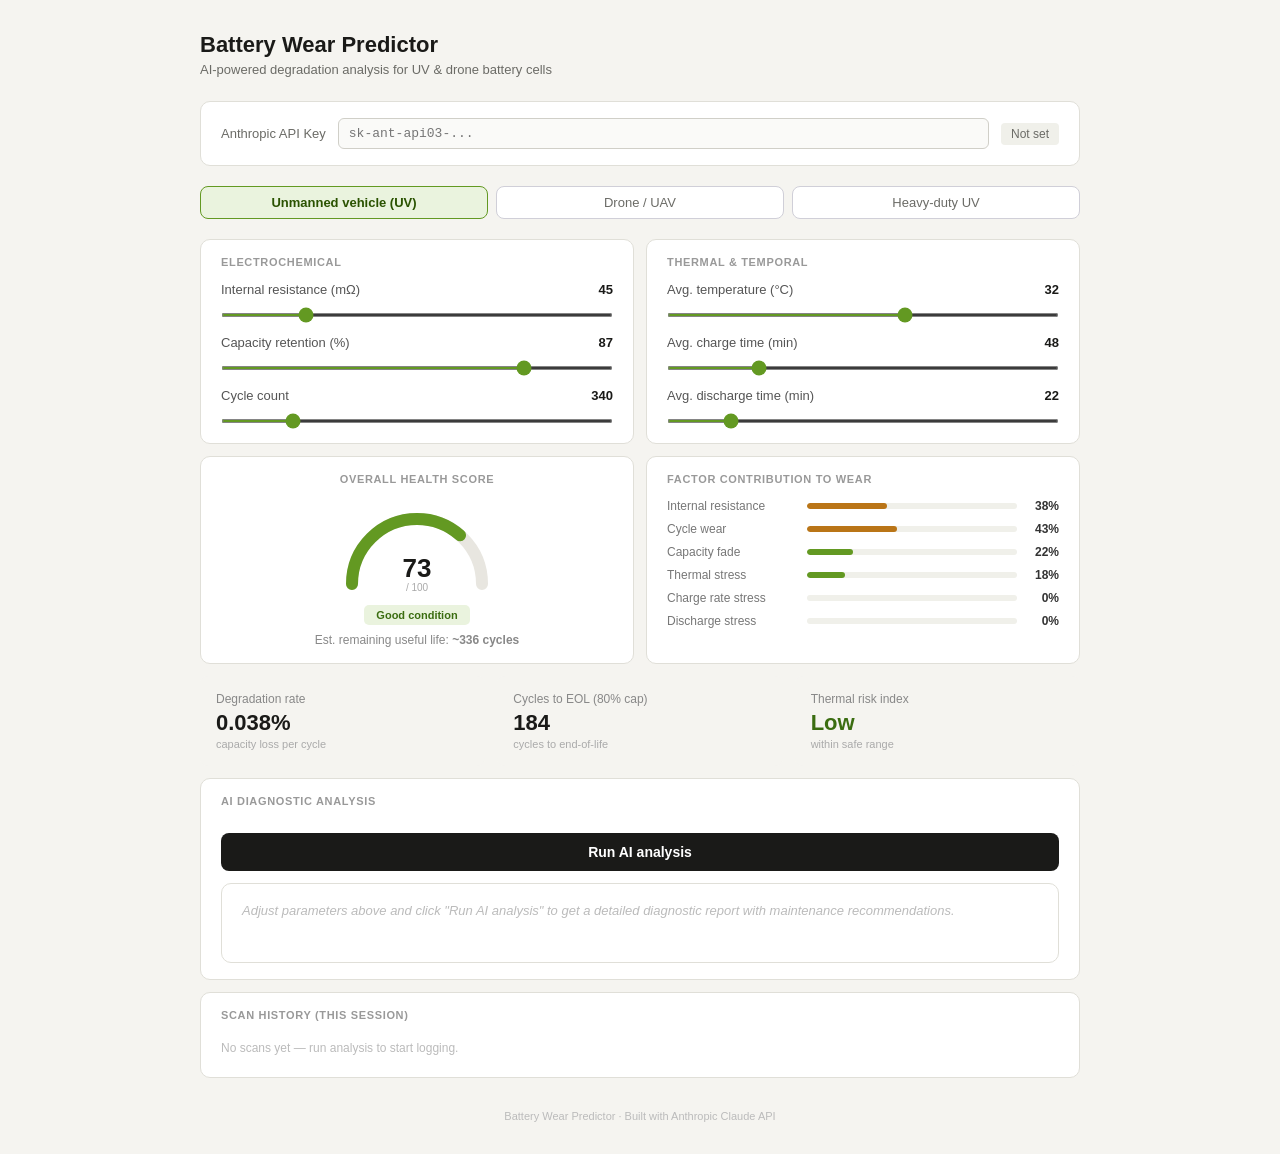
<file: battery-predictor.html>
<!DOCTYPE html>
<html lang="en">
<head>
<meta charset="UTF-8">
<meta name="viewport" content="width=device-width, initial-scale=1.0">
<title>Battery Wear Predictor — UV & Drones</title>
<style>
  *, *::before, *::after { box-sizing: border-box; margin: 0; padding: 0; }
  body { font-family: -apple-system, BlinkMacSystemFont, 'Segoe UI', sans-serif; background: #f5f4f0; color: #1a1a18; min-height: 100vh; padding: 2rem 1rem; }
  .container { max-width: 880px; margin: 0 auto; }
  h1 { font-size: 22px; font-weight: 600; margin-bottom: 4px; }
  .subtitle { font-size: 13px; color: #6b6b66; margin-bottom: 1.5rem; }

  /* API key banner */
  .api-banner { background: #fff; border: 1px solid #e0dfd8; border-radius: 10px; padding: 1rem 1.25rem; margin-bottom: 1.25rem; display: flex; gap: 12px; align-items: center; flex-wrap: wrap; }
  .api-banner label { font-size: 13px; color: #6b6b66; white-space: nowrap; }
  .api-banner input { flex: 1; min-width: 220px; padding: 7px 10px; border: 1px solid #d0cfc8; border-radius: 6px; font-size: 13px; font-family: monospace; background: #fafaf8; }
  .api-banner input:focus { outline: none; border-color: #888; }
  .api-status { font-size: 12px; padding: 4px 10px; border-radius: 4px; background: #f0f0ea; color: #6b6b66; white-space: nowrap; }
  .api-status.ok { background: #eaf3de; color: #3b6d11; }

  .vehicle-toggle { display: flex; gap: 8px; margin-bottom: 1.25rem; }
  .vtab { flex: 1; padding: 8px; border: 1px solid #d0cfd8; border-radius: 8px; font-size: 13px; cursor: pointer; background: #fff; color: #6b6b66; text-align: center; transition: all 0.15s; }
  .vtab.active { background: #eaf3de; border-color: #639922; color: #2a5200; font-weight: 600; }

  .grid2 { display: grid; grid-template-columns: 1fr 1fr; gap: 12px; margin-bottom: 12px; }
  .grid3 { display: grid; grid-template-columns: 1fr 1fr 1fr; gap: 12px; margin-bottom: 12px; }
  @media(max-width:600px){ .grid2,.grid3{ grid-template-columns:1fr; } }

  .card { background: #fff; border: 1px solid #e0dfd8; border-radius: 10px; padding: 1rem 1.25rem; }
  .section-label { font-size: 11px; font-weight: 600; color: #999; text-transform: uppercase; letter-spacing: 0.06em; margin-bottom: 14px; }

  .field { margin-bottom: 14px; }
  .field:last-child { margin-bottom: 0; }
  .field label { display: flex; justify-content: space-between; font-size: 13px; color: #555; margin-bottom: 6px; }
  .field label span { font-weight: 600; color: #1a1a18; }
  input[type=range] { width: 100%; accent-color: #639922; height: 4px; cursor: pointer; }

  .metric-card { background: #f5f4f0; border-radius: 8px; padding: 1rem; }
  .metric-label { font-size: 12px; color: #888; margin-bottom: 4px; }
  .metric-value { font-size: 22px; font-weight: 600; color: #1a1a18; }
  .metric-sub { font-size: 11px; color: #aaa; margin-top: 2px; }

  .gauge-card { display: flex; flex-direction: column; align-items: center; justify-content: center; }
  .badge { display: inline-block; font-size: 11px; font-weight: 600; padding: 4px 12px; border-radius: 5px; margin-top: 6px; }
  .badge-good { background: #eaf3de; color: #3b6d11; }
  .badge-warn { background: #faeeda; color: #854f0b; }
  .badge-danger { background: #fcebeb; color: #a32d2d; }

  .bar-row { display: flex; align-items: center; gap: 10px; margin-bottom: 9px; font-size: 12px; color: #777; }
  .bar-label { min-width: 130px; font-size: 12px; }
  .bar-track { flex: 1; height: 6px; background: #f0f0ea; border-radius: 3px; overflow: hidden; }
  .bar-fill { height: 100%; border-radius: 3px; transition: width 0.35s ease, background 0.35s ease; }
  .bar-pct { min-width: 32px; text-align: right; font-size: 12px; color: #333; font-weight: 600; }

  .predict-btn { width: 100%; padding: 11px; background: #1a1a18; border: none; border-radius: 8px; font-size: 14px; font-weight: 600; color: #fff; cursor: pointer; margin-top: 12px; transition: background 0.15s; }
  .predict-btn:hover { background: #333; }
  .predict-btn:disabled { background: #bbb; cursor: not-allowed; }

  .ai-box { border: 1px solid #e0dfd8; border-radius: 10px; padding: 1rem 1.25rem; margin-top: 12px; min-height: 80px; }
  .ai-box p { font-size: 13px; color: #555; line-height: 1.65; }

  .dot { display: inline-block; width: 6px; height: 6px; border-radius: 50%; background: #bbb; animation: pulse 1.2s ease-in-out infinite; margin: 0 2px; }
  .dot:nth-child(2) { animation-delay: 0.2s; }
  .dot:nth-child(3) { animation-delay: 0.4s; }
  @keyframes pulse { 0%,100%{opacity:0.3} 50%{opacity:1} }

  .rec-item { display: flex; gap: 8px; align-items: flex-start; font-size: 13px; color: #444; margin-bottom: 8px; line-height: 1.55; }
  .rec-dot { width: 6px; height: 6px; border-radius: 50%; margin-top: 5px; flex-shrink: 0; }

  .history-row { display: flex; gap: 10px; align-items: center; padding: 7px 0; border-bottom: 1px solid #f0f0ea; font-size: 12px; color: #888; }
  .history-row:last-child { border-bottom: none; }
  .h-badge { font-size: 10px; padding: 2px 8px; border-radius: 4px; font-weight: 600; margin-left: auto; }

  .footer { text-align: center; font-size: 11px; color: #bbb; margin-top: 2rem; }
</style>
</head>
<body>
<div class="container">
  <h1>Battery Wear Predictor</h1>
  <p class="subtitle">AI-powered degradation analysis for UV & drone battery cells</p>

  <!-- API KEY INPUT -->
  <div class="api-banner">
    <label>Anthropic API Key</label>
    <input type="password" id="api-key" placeholder="sk-ant-api03-..." oninput="checkKey()">
    <span class="api-status" id="api-status">Not set</span>
  </div>

  <!-- VEHICLE TYPE -->
  <div class="vehicle-toggle">
    <div class="vtab active" onclick="setVehicle('uv',this)">Unmanned vehicle (UV)</div>
    <div class="vtab" onclick="setVehicle('drone',this)">Drone / UAV</div>
    <div class="vtab" onclick="setVehicle('heavy',this)">Heavy-duty UV</div>
  </div>

  <!-- PARAMETER INPUTS -->
  <div class="grid2">
    <div class="card">
      <div class="section-label">Electrochemical</div>
      <div class="field">
        <label>Internal resistance (mΩ) <span id="ir-val">45</span></label>
        <input type="range" min="5" max="200" value="45" step="1" oninput="update('ir',this.value)">
      </div>
      <div class="field">
        <label>Capacity retention (%) <span id="cap-val">87</span></label>
        <input type="range" min="40" max="100" value="87" step="1" oninput="update('cap',this.value)">
      </div>
      <div class="field">
        <label>Cycle count <span id="cyc-val">340</span></label>
        <input type="range" min="0" max="2000" value="340" step="10" oninput="update('cyc',this.value)">
      </div>
    </div>
    <div class="card">
      <div class="section-label">Thermal & temporal</div>
      <div class="field">
        <label>Avg. temperature (°C) <span id="temp-val">32</span></label>
        <input type="range" min="-20" max="65" value="32" step="1" oninput="update('temp',this.value)">
      </div>
      <div class="field">
        <label>Avg. charge time (min) <span id="ct-val">48</span></label>
        <input type="range" min="10" max="180" value="48" step="1" oninput="update('ct',this.value)">
      </div>
      <div class="field">
        <label>Avg. discharge time (min) <span id="dt-val">22</span></label>
        <input type="range" min="5" max="120" value="22" step="1" oninput="update('dt',this.value)">
      </div>
    </div>
  </div>

  <!-- HEALTH + FACTORS -->
  <div class="grid2">
    <div class="card gauge-card">
      <div class="section-label">Overall health score</div>
      <svg width="160" height="100" viewBox="0 0 160 100">
        <path d="M 15 85 A 65 65 0 0 1 145 85" fill="none" stroke="#e8e6e0" stroke-width="12" stroke-linecap="round"/>
        <path id="arc-fill" d="M 15 85 A 65 65 0 0 1 145 85" fill="none" stroke="#639922" stroke-width="12" stroke-linecap="round" stroke-dasharray="204" stroke-dashoffset="51"/>
        <text id="score-text" x="80" y="78" text-anchor="middle" font-size="26" font-weight="600" fill="#1a1a18">75</text>
        <text x="80" y="92" text-anchor="middle" font-size="10" fill="#aaa">/ 100</text>
      </svg>
      <div id="health-badge" class="badge badge-good">Good condition</div>
      <div id="rul-text" style="font-size:12px;color:#888;margin-top:8px;">Est. remaining useful life: <strong>~410 cycles</strong></div>
    </div>
    <div class="card">
      <div class="section-label">Factor contribution to wear</div>
      <div id="bar-wrap">
        <div class="bar-row"><span class="bar-label">Internal resistance</span><div class="bar-track"><div class="bar-fill" id="b-ir" style="width:28%;background:#639922"></div></div><span class="bar-pct" id="bp-ir">28%</span></div>
        <div class="bar-row"><span class="bar-label">Cycle wear</span><div class="bar-track"><div class="bar-fill" id="b-cyc" style="width:17%;background:#639922"></div></div><span class="bar-pct" id="bp-cyc">17%</span></div>
        <div class="bar-row"><span class="bar-label">Capacity fade</span><div class="bar-track"><div class="bar-fill" id="b-cap" style="width:13%;background:#639922"></div></div><span class="bar-pct" id="bp-cap">13%</span></div>
        <div class="bar-row"><span class="bar-label">Thermal stress</span><div class="bar-track"><div class="bar-fill" id="b-temp" style="width:10%;background:#639922"></div></div><span class="bar-pct" id="bp-temp">10%</span></div>
        <div class="bar-row"><span class="bar-label">Charge rate stress</span><div class="bar-track"><div class="bar-fill" id="b-ct" style="width:8%;background:#639922"></div></div><span class="bar-pct" id="bp-ct">8%</span></div>
        <div class="bar-row"><span class="bar-label">Discharge stress</span><div class="bar-track"><div class="bar-fill" id="b-dt" style="width:10%;background:#639922"></div></div><span class="bar-pct" id="bp-dt">10%</span></div>
      </div>
    </div>
  </div>

  <!-- METRIC CARDS -->
  <div class="grid3">
    <div class="metric-card">
      <div class="metric-label">Degradation rate</div>
      <div class="metric-value" id="deg-rate">0.041%</div>
      <div class="metric-sub">capacity loss per cycle</div>
    </div>
    <div class="metric-card">
      <div class="metric-label">Cycles to EOL (80% cap)</div>
      <div class="metric-value" id="eol-cyc">750</div>
      <div class="metric-sub">cycles to end-of-life</div>
    </div>
    <div class="metric-card">
      <div class="metric-label">Thermal risk index</div>
      <div class="metric-value" id="thermal-risk" style="color:#3b6d11">Low</div>
      <div class="metric-sub" id="thermal-sub">within safe range</div>
    </div>
  </div>

  <!-- AI ANALYSIS -->
  <div class="card">
    <div class="section-label">AI diagnostic analysis</div>
    <button class="predict-btn" id="ai-btn" onclick="runAI()">Run AI analysis</button>
    <div class="ai-box" id="ai-box">
      <p style="color:#bbb; font-style:italic;">Adjust parameters above and click "Run AI analysis" to get a detailed diagnostic report with maintenance recommendations.</p>
    </div>
  </div>

  <!-- HISTORY -->
  <div class="card" style="margin-top:12px;">
    <div class="section-label">Scan history (this session)</div>
    <div id="history-list" style="color:#bbb; font-size:12px; padding:6px 0;">No scans yet — run analysis to start logging.</div>
  </div>

  <div class="footer">Battery Wear Predictor · Built with Anthropic Claude API</div>
</div>

<script>
const state = { ir:45, cap:87, cyc:340, temp:32, ct:48, dt:22, vehicle:'uv' };
const profiles = {
  uv:    { irBase:30,  maxCyc:800,  tempIdeal:25, ctIdeal:60, dtIdeal:30 },
  drone: { irBase:20,  maxCyc:500,  tempIdeal:22, ctIdeal:45, dtIdeal:20 },
  heavy: { irBase:50,  maxCyc:1500, tempIdeal:30, ctIdeal:90, dtIdeal:60 }
};
const history = [];

function checkKey() {
  const k = document.getElementById('api-key').value.trim();
  const s = document.getElementById('api-status');
  if (k.startsWith('sk-ant')) { s.textContent = 'Key set'; s.className = 'api-status ok'; }
  else { s.textContent = 'Not set'; s.className = 'api-status'; }
}

function setVehicle(v, el) {
  state.vehicle = v;
  document.querySelectorAll('.vtab').forEach(t => t.classList.remove('active'));
  el.classList.add('active');
  compute();
}

function update(key, val) {
  state[key] = parseFloat(val);
  document.getElementById(key+'-val').textContent = val;
  compute();
}

function compute() {
  const p = profiles[state.vehicle];
  const irNorm  = Math.min(state.ir / (p.irBase * 4), 1);
  const capFade = Math.max(0, (100 - state.cap) / 60);
  const cycNorm = Math.min(state.cyc / p.maxCyc, 1);
  const tempDelta = Math.abs(state.temp - p.tempIdeal);
  const tempNorm = Math.min(tempDelta / 40, 1);
  const ctRate   = state.ct < 20 ? 1 : Math.min(p.ctIdeal / state.ct, 1);
  const ctStress = Math.min(Math.max(0, 1 - ctRate) * 0.7 + (state.ct < 20 ? 0.8 : 0), 1);
  const dtNorm   = Math.min((p.dtIdeal - state.dt) < 0 ? Math.abs(p.dtIdeal - state.dt) / p.dtIdeal : 0, 1) * 0.5;

  const weights = { ir:0.28, cyc:0.22, cap:0.20, temp:0.14, ct:0.10, dt:0.06 };
  const raw = { ir: irNorm*100, cyc: cycNorm*100, cap: capFade*100, temp: tempNorm*100, ct: ctStress*100, dt: dtNorm*100 };
  const totalWear = Object.keys(weights).reduce((s,k) => s + weights[k]*raw[k], 0);
  const health = Math.max(0, Math.round(100 - totalWear));

  // Gauge arc
  const arcOffset = (204 - (health/100)*204).toFixed(1);
  const arcColor  = health > 70 ? '#639922' : health > 40 ? '#BA7517' : '#A32D2D';
  const arc = document.getElementById('arc-fill');
  arc.style.stroke = arcColor;
  arc.setAttribute('stroke-dashoffset', arcOffset);
  document.getElementById('score-text').textContent = health;

  const badge = document.getElementById('health-badge');
  badge.className = 'badge ' + (health > 70 ? 'badge-good' : health > 40 ? 'badge-warn' : 'badge-danger');
  badge.textContent = health > 70 ? 'Good condition' : health > 40 ? 'Moderate wear' : 'Critical — replace soon';

  const remaining = Math.max(0, Math.round((health/100) * p.maxCyc * (1 - cycNorm)));
  document.getElementById('rul-text').innerHTML = `Est. remaining useful life: <strong>~${remaining} cycles</strong>`;

  const degRate = ((100 - state.cap) / Math.max(state.cyc, 1)).toFixed(3);
  document.getElementById('deg-rate').textContent = degRate + '%';
  const eol = Math.max(0, Math.round((state.cap - 80) / Math.max(parseFloat(degRate), 0.001)));
  document.getElementById('eol-cyc').textContent = eol;

  const tIdx = tempDelta > 25 ? 'High' : tempDelta > 12 ? 'Medium' : 'Low';
  const tColor = tIdx === 'High' ? '#a32d2d' : tIdx === 'Medium' ? '#854f0b' : '#3b6d11';
  document.getElementById('thermal-risk').textContent = tIdx;
  document.getElementById('thermal-risk').style.color = tColor;
  document.getElementById('thermal-sub').textContent = tIdx === 'High' ? 'thermal runaway risk' : tIdx === 'Medium' ? 'monitor closely' : 'within safe range';

  ['ir','cyc','cap','temp','ct','dt'].forEach(k => {
    const pct = Math.round(raw[k]);
    document.getElementById('b-'+k).style.width = pct+'%';
    document.getElementById('b-'+k).style.background = pct > 60 ? '#a32d2d' : pct > 30 ? '#BA7517' : '#639922';
    document.getElementById('bp-'+k).textContent = pct+'%';
  });

  return { health, remaining, degRate, tIdx };
}

async function runAI() {
  const apiKey = document.getElementById('api-key').value.trim();
  if (!apiKey.startsWith('sk-ant')) {
    alert('Please enter your Anthropic API key (starts with sk-ant-...) in the banner at the top.');
    return;
  }
  const r = compute();
  const p = profiles[state.vehicle];
  const box = document.getElementById('ai-box');
  const btn = document.getElementById('ai-btn');
  btn.disabled = true;
  btn.textContent = 'Analysing...';
  box.innerHTML = '<div style="display:flex;align-items:center;gap:4px;padding:8px 0;"><div class="dot"></div><div class="dot"></div><div class="dot"></div></div>';

  const vehicleName = state.vehicle === 'drone' ? 'drone / UAV' : state.vehicle === 'heavy' ? 'heavy-duty UV' : 'unmanned vehicle (UV)';
  const prompt = `You are a battery management expert specialising in ${vehicleName} lithium battery diagnostics.

Battery cell data:
- Internal resistance: ${state.ir} mΩ (healthy baseline: ${p.irBase} mΩ)
- Capacity retention: ${state.cap}%
- Cycle count: ${state.cyc} / ${p.maxCyc} max
- Operating temperature: ${state.temp}°C (ideal: ${p.tempIdeal}°C)
- Average charge time: ${state.ct} min
- Average discharge time: ${state.dt} min
- Health score: ${r.health}/100
- Remaining useful life: ~${r.remaining} cycles
- Degradation rate: ${r.degRate}% per cycle
- Thermal risk: ${r.tIdx}

Write a diagnostic report with:
1. Two-sentence overall assessment referencing actual numbers
2. Top 3 specific concerns (be precise, reference numbers)
3. Three actionable maintenance recommendations

Be concise and technical.`;

  try {
    const resp = await fetch('https://api.anthropic.com/v1/messages', {
      method: 'POST',
      headers: {
        'Content-Type': 'application/json',
        'x-api-key': apiKey,
        'anthropic-version': '2023-06-01',
        'anthropic-dangerous-direct-browser-access': 'true'
      },
      body: JSON.stringify({
        model: 'claude-sonnet-4-20250514',
        max_tokens: 1000,
        messages: [{ role: 'user', content: prompt }]
      })
    });
    const data = await resp.json();
    if (data.error) { box.innerHTML = `<p style="color:#a32d2d;">API error: ${data.error.message}</p>`; return; }
    const text = data.content?.map(c => c.text||'').join('') || '';
    renderAI(text, r.health);

    history.unshift({ time: new Date().toLocaleTimeString(), health: r.health, ir: state.ir, cyc: state.cyc, vehicle: state.vehicle });
    if (history.length > 6) history.pop();
    renderHistory();
  } catch(e) {
    box.innerHTML = `<p style="color:#a32d2d;">Request failed: ${e.message}</p>`;
  } finally {
    btn.disabled = false; btn.textContent = 'Run AI analysis';
  }
}

function renderAI(text, health) {
  const lines = text.split('\n').filter(l => l.trim());
  let html = '';
  lines.forEach(line => {
    const clean = line.replace(/^[\d\-\.\*\•]+\.?\s*/,'').trim();
    if (!clean) return;
    const isHeading = /^(overall|concern|recommendation|assessment)/i.test(clean);
    if (isHeading) {
      html += `<p style="font-size:11px;font-weight:600;color:#999;text-transform:uppercase;letter-spacing:0.05em;margin:12px 0 6px;">${clean}</p>`;
    } else {
      const color = health > 70 ? '#3b6d11' : health > 40 ? '#854f0b' : '#a32d2d';
      html += `<div class="rec-item"><div class="rec-dot" style="background:${color};"></div><span>${clean}</span></div>`;
    }
  });
  document.getElementById('ai-box').innerHTML = html;
}

function renderHistory() {
  const el = document.getElementById('history-list');
  if (!history.length) { el.innerHTML = '<span style="color:#bbb;">No scans yet.</span>'; return; }
  el.innerHTML = history.map(h => {
    const cls = h.health > 70 ? 'badge-good' : h.health > 40 ? 'badge-warn' : 'badge-danger';
    const label = h.health > 70 ? 'Good' : h.health > 40 ? 'Warn' : 'Critical';
    return `<div class="history-row">
      <span style="min-width:65px;">${h.time}</span>
      <span style="min-width:75px;font-weight:600;text-transform:uppercase;font-size:11px;">${h.vehicle}</span>
      <span>IR: ${h.ir}mΩ &middot; ${h.cyc} cycles</span>
      <span class="h-badge ${cls}">${label} ${h.health}</span>
    </div>`;
  }).join('');
}

compute();
</script>
</body>
</html>
</file>
